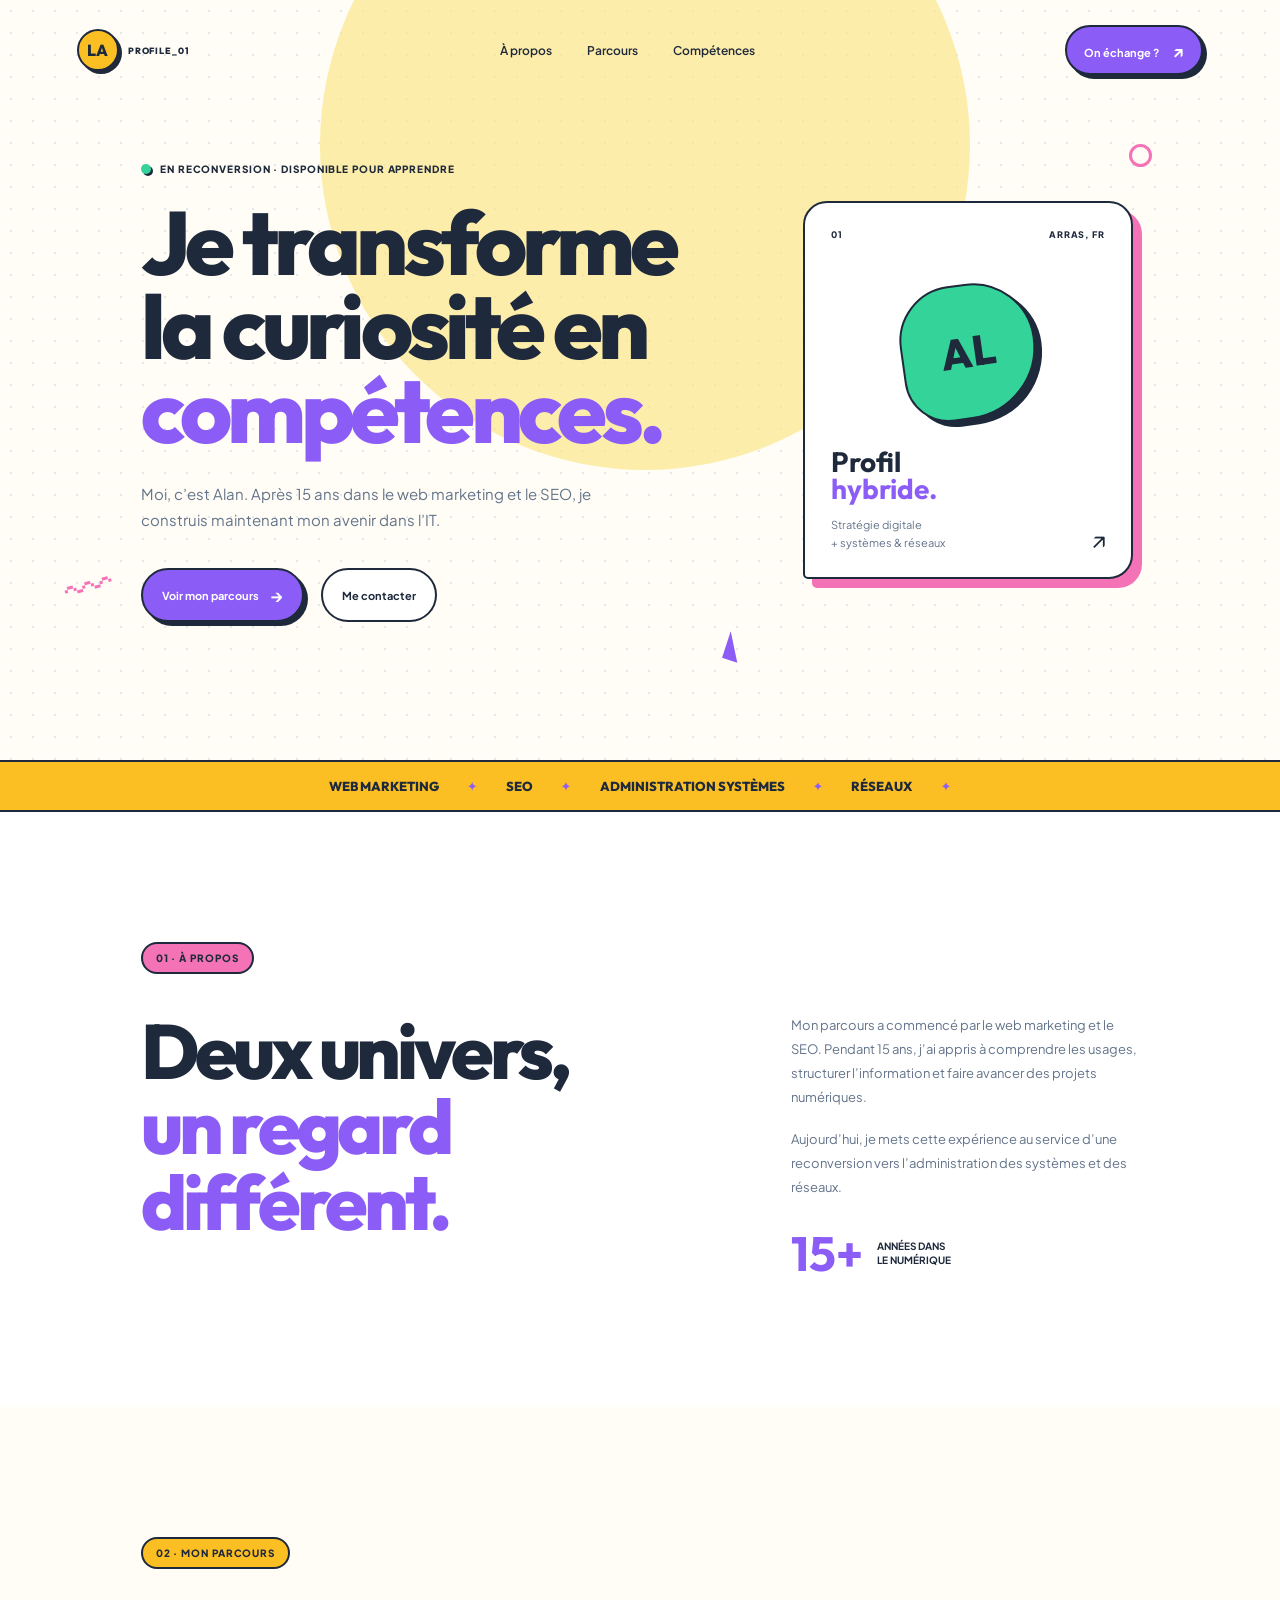
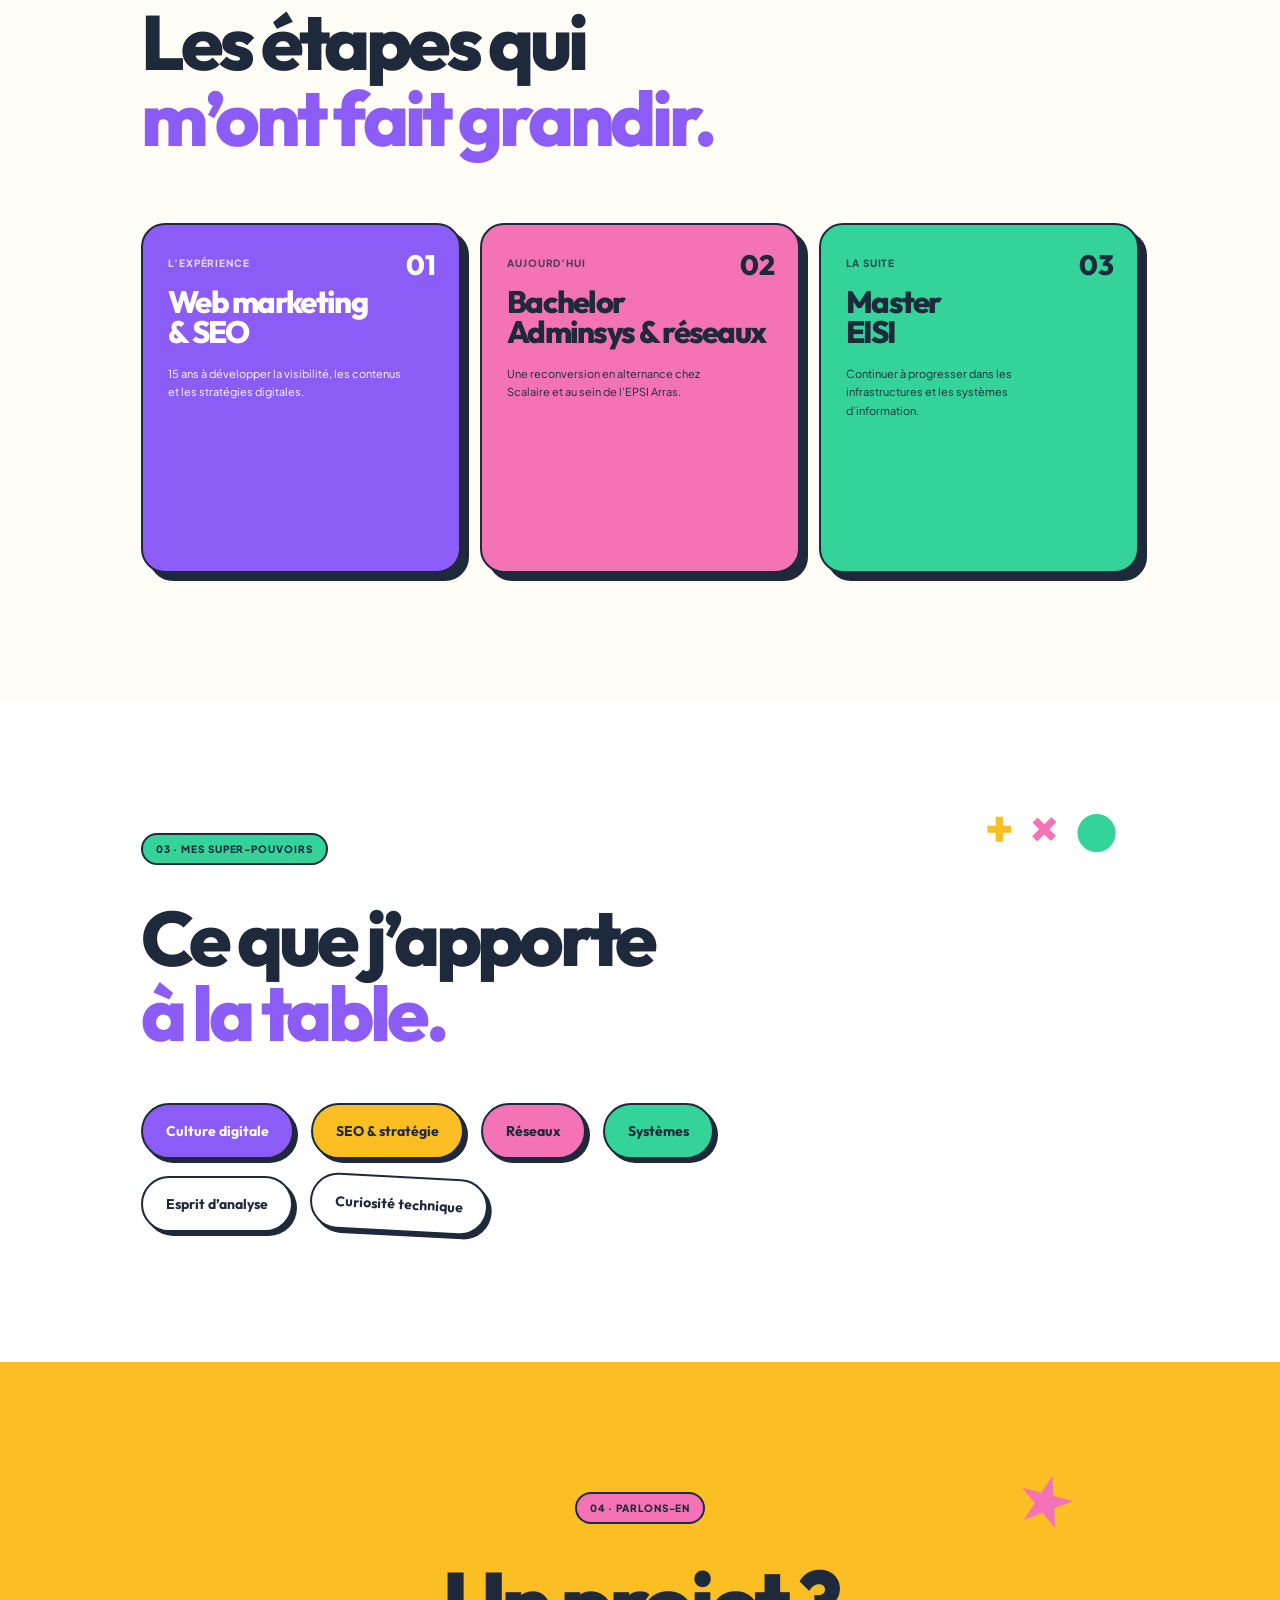
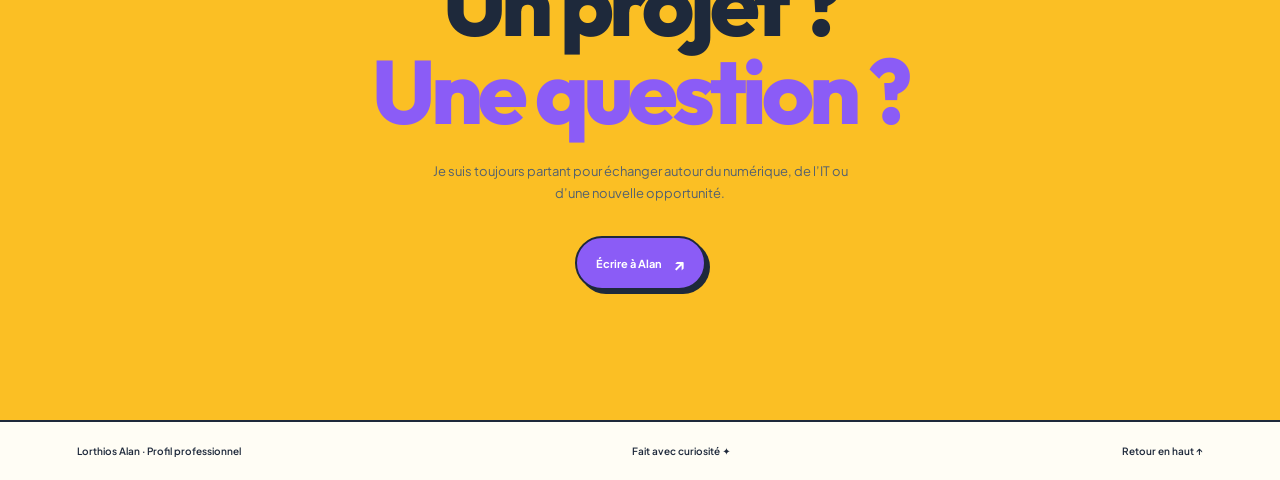
<file: index.html>
<!DOCTYPE html>
<html lang="fr">
  <head>
    <meta charset="UTF-8" />
    <meta name="viewport" content="width=device-width, initial-scale=1.0" />
    <meta name="description" content="Lorthios Alan — profil professionnel, du web marketing à l'administration des systèmes et réseaux." />
    <title>Lorthios Alan — Profil IT</title>
    <link rel="preconnect" href="https://fonts.googleapis.com" />
    <link rel="preconnect" href="https://fonts.gstatic.com" crossorigin />
    <link href="https://fonts.googleapis.com/css2?family=Outfit:wght@500;600;700;800&family=Plus+Jakarta+Sans:wght@400;500;600;700&display=swap" rel="stylesheet" />
    <link rel="stylesheet" href="playful-profile.css" />
  </head>
  <body>
    <header class="site-header">
      <a class="logo" href="#top"><span>LA</span><small>PROFILE_01</small></a>
      <nav class="main-nav" aria-label="Navigation principale">
        <a href="#about">À propos</a>
        <a href="#journey">Parcours</a>
        <a href="#skills">Compétences</a>
      </nav>
      <a class="header-button" href="#contact">On échange ? <span>↗</span></a>
      <button class="menu-toggle" type="button" aria-label="Ouvrir le menu" aria-expanded="false">☰</button>
    </header>

    <main id="top">
      <section class="hero section-frame">
        <div class="confetti confetti-circle"></div>
        <div class="confetti confetti-triangle"></div>
        <div class="confetti confetti-squiggle">〰</div>
        <div class="hero-copy pop-in">
          <div class="status"><span></span> En reconversion · Disponible pour apprendre</div>
          <h1>Je transforme<br />la curiosité en <mark>compétences.</mark></h1>
          <p>Moi, c’est Alan. Après 15 ans dans le web marketing et le SEO, je construis maintenant mon avenir dans l’IT.</p>
          <div class="hero-actions">
            <a class="button button-primary" href="#journey">Voir mon parcours <span>→</span></a>
            <a class="button button-secondary" href="#contact">Me contacter</a>
          </div>
        </div>
        <div class="hero-card sticker-card pop-in">
          <div class="card-top"><span>01</span><span>ARRAS, FR</span></div>
          <div class="avatar-shape">AL</div>
          <strong>Profil<br /><em>hybride.</em></strong>
          <p>Stratégie digitale<br />+ systèmes & réseaux</p>
          <span class="card-arrow">↗</span>
        </div>
      </section>

      <div class="marquee"><span>WEB MARKETING</span><b>✦</b><span>SEO</span><b>✦</b><span>ADMINISTRATION SYSTÈMES</span><b>✦</b><span>RÉSEAUX</span><b>✦</b></div>

      <section class="about section-frame" id="about">
        <div class="section-tag tag-pink">01 · À propos</div>
        <div class="about-grid">
          <h2>Deux univers,<br /><span>un regard différent.</span></h2>
          <div class="about-copy">
            <p>Mon parcours a commencé par le web marketing et le SEO. Pendant 15 ans, j’ai appris à comprendre les usages, structurer l’information et faire avancer des projets numériques.</p>
            <p>Aujourd’hui, je mets cette expérience au service d’une reconversion vers l’administration des systèmes et des réseaux.</p>
            <div class="mini-stat"><strong>15+</strong><span>années dans<br />le numérique</span></div>
          </div>
        </div>
      </section>

      <section class="journey section-frame" id="journey">
        <div class="section-tag tag-yellow">02 · Mon parcours</div>
        <h2>Les étapes qui<br /><span>m’ont fait grandir.</span></h2>
        <div class="journey-grid">
          <article class="journey-card card-violet pop-in">
            <span class="number">01</span>
            <span class="card-label">L’expérience</span>
            <h3>Web marketing<br /><em>& SEO</em></h3>
            <p>15 ans à développer la visibilité, les contenus et les stratégies digitales.</p>
          </article>
          <article class="journey-card card-pink pop-in">
            <span class="number">02</span>
            <span class="card-label">Aujourd’hui</span>
            <h3>Bachelor<br /><em>Adminsys & réseaux</em></h3>
            <p>Une reconversion en alternance chez Scalaire et au sein de l’EPSI Arras.</p>
          </article>
          <article class="journey-card card-mint pop-in">
            <span class="number">03</span>
            <span class="card-label">La suite</span>
            <h3>Master<br /><em>EISI</em></h3>
            <p>Continuer à progresser dans les infrastructures et les systèmes d’information.</p>
          </article>
        </div>
      </section>

      <section class="skills section-frame" id="skills">
        <div class="skills-decoration"><span>+</span><span>×</span><span>●</span></div>
        <div class="section-tag tag-mint">03 · Mes super-pouvoirs</div>
        <h2>Ce que j’apporte<br /><span>à la table.</span></h2>
        <div class="skill-cloud">
          <span class="skill violet">Culture digitale</span>
          <span class="skill yellow">SEO & stratégie</span>
          <span class="skill pink">Réseaux</span>
          <span class="skill mint">Systèmes</span>
          <span class="skill outline">Esprit d’analyse</span>
          <span class="skill outline rotate">Curiosité technique</span>
        </div>
      </section>

      <section class="contact section-frame" id="contact">
        <div class="contact-star">★</div>
        <div class="section-tag tag-pink">04 · Parlons-en</div>
        <h2>Un projet ?<br /><span>Une question ?</span></h2>
        <p>Je suis toujours partant pour échanger autour du numérique, de l’IT ou d’une nouvelle opportunité.</p>
        <a class="button button-primary" href="mailto:alorthios@gmail.com">Écrire à Alan <span>↗</span></a>
      </section>
    </main>

    <footer class="site-footer">
      <span>Lorthios Alan · Profil professionnel</span>
      <span>Fait avec curiosité ✦</span>
      <a href="#top">Retour en haut ↑</a>
    </footer>
    <script src="playful-profile.js"></script>
  </body>
</html>
</file>
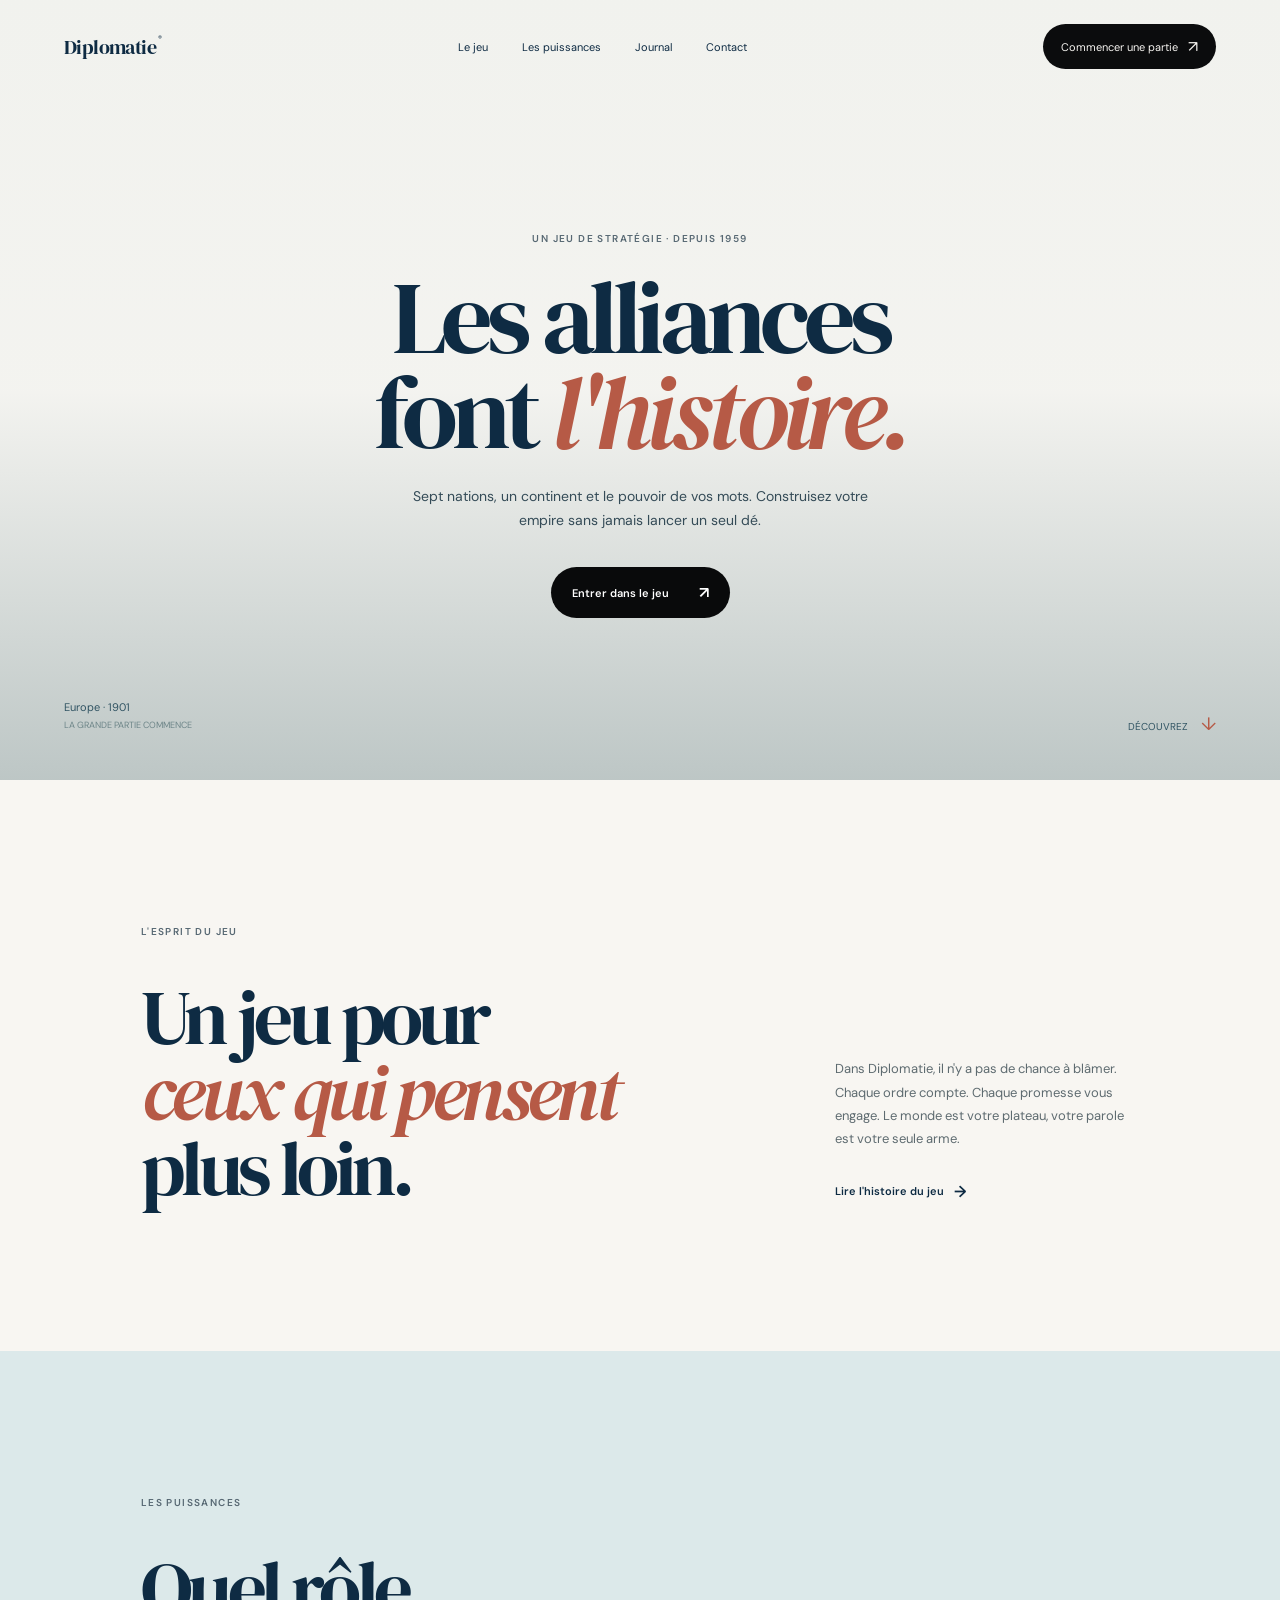
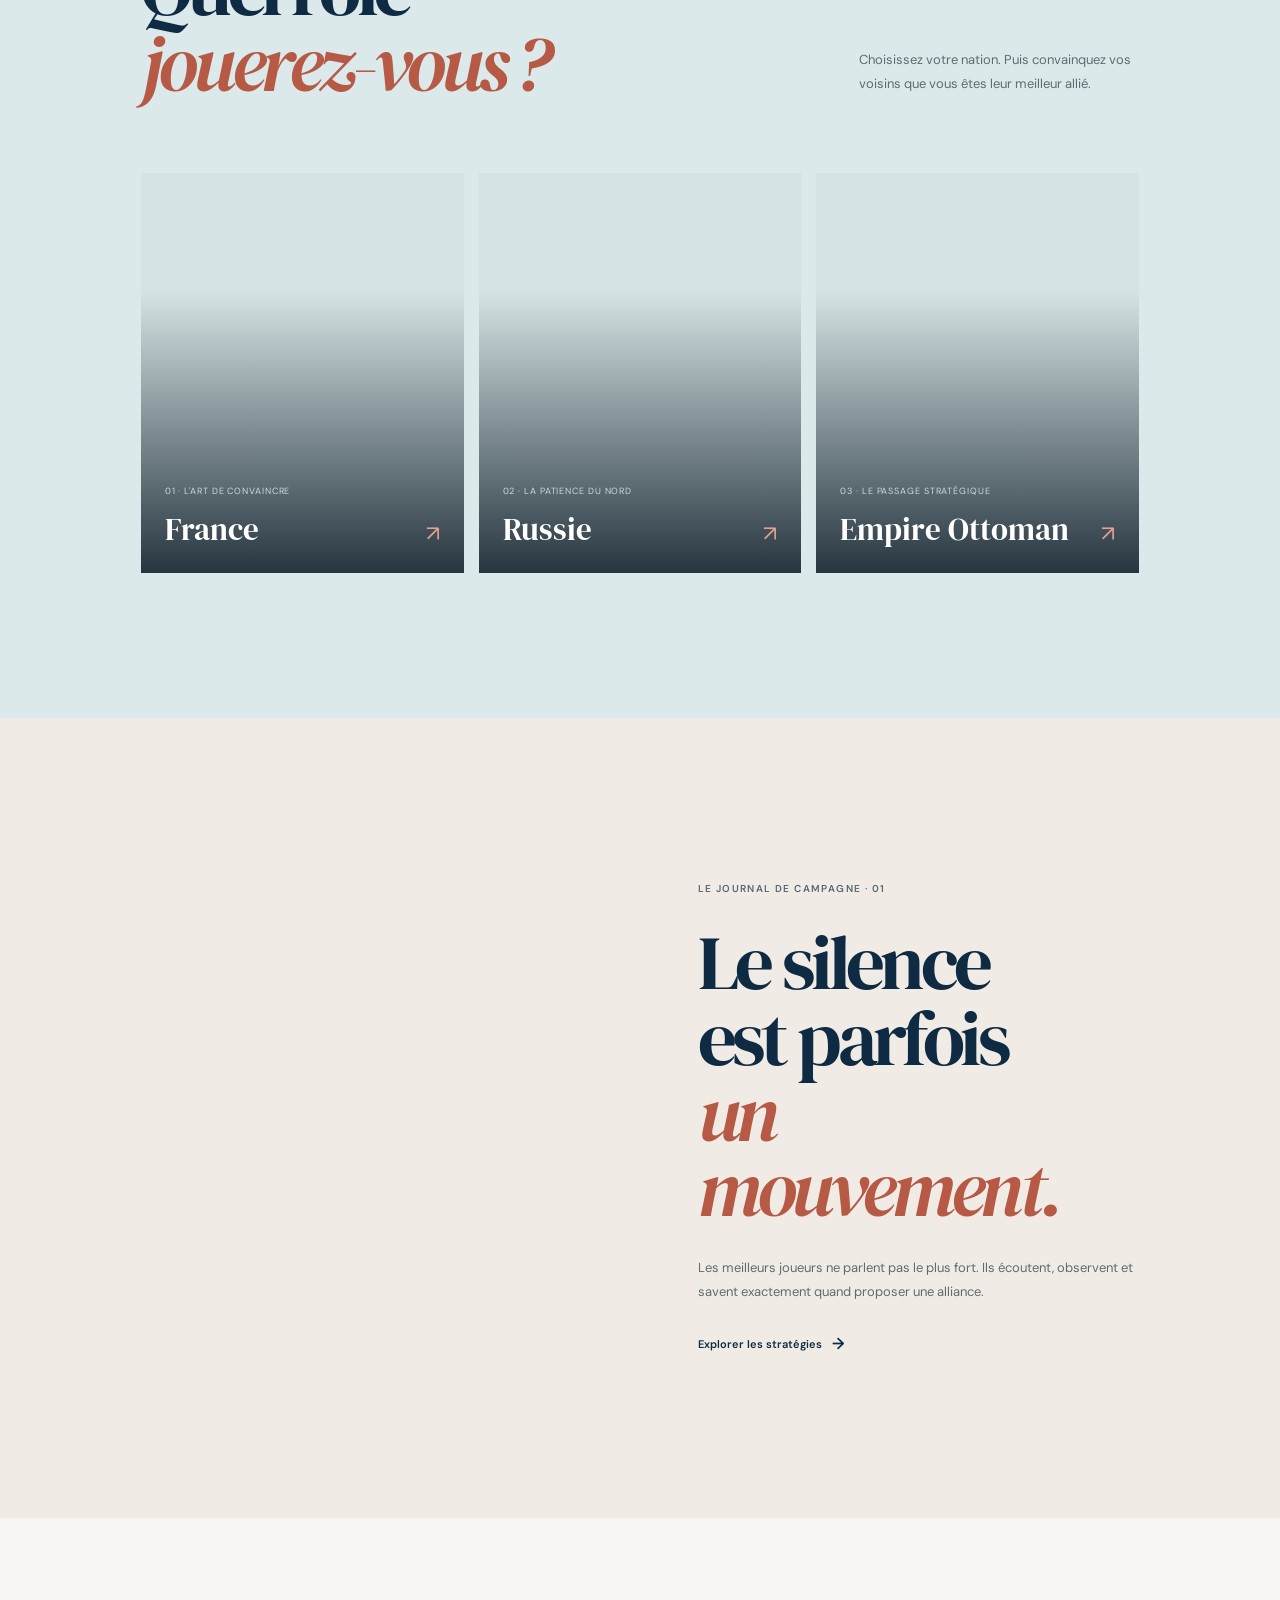
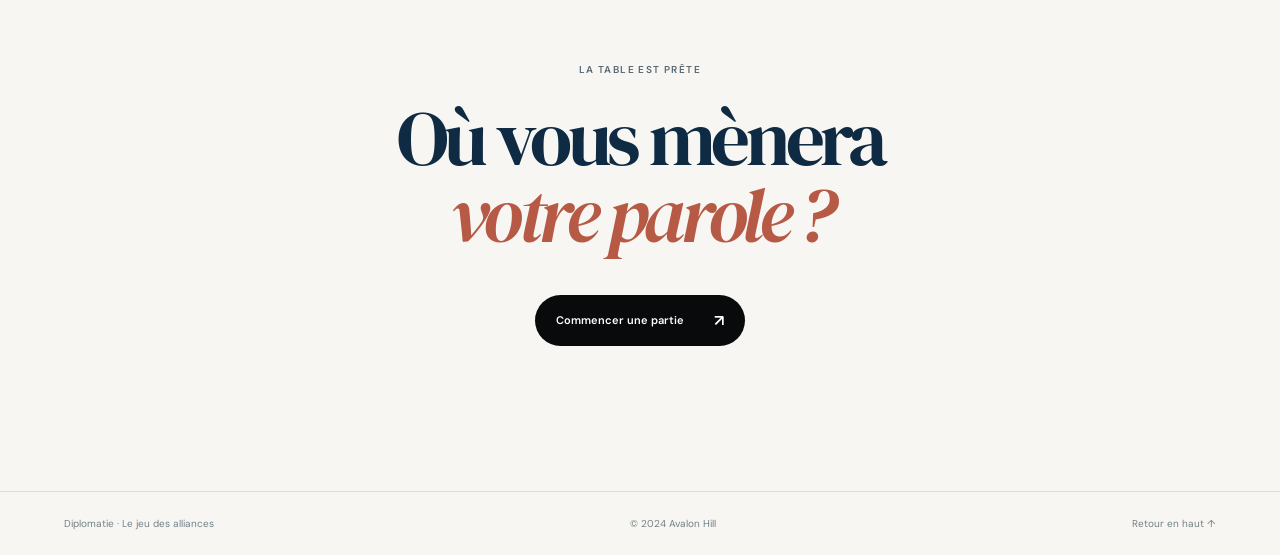
<file: diplomatie.html>
<!DOCTYPE html>
<html lang="fr">
  <head>
    <meta charset="UTF-8" />
    <meta name="viewport" content="width=device-width, initial-scale=1.0" />
    <meta name="description" content="Diplomatie — le jeu où les alliances écrivent l'histoire." />
    <title>Diplomatie — Les alliances changent tout</title>
    <link rel="preconnect" href="https://fonts.googleapis.com" />
    <link rel="preconnect" href="https://fonts.gstatic.com" crossorigin />
    <link href="https://fonts.googleapis.com/css2?family=DM+Sans:wght@400;500;600;700&family=DM+Serif+Display:ital@0;1&display=swap" rel="stylesheet" />
    <link rel="stylesheet" href="styles.css" />
  </head>
  <body>
    <header class="site-header">
      <a class="brand" href="#top" aria-label="Diplomatie, accueil">Diplomatie<sup>®</sup></a>
      <nav class="main-nav" aria-label="Navigation principale">
        <a href="#principle">Le jeu</a>
        <a href="#powers">Les puissances</a>
        <a href="#journal">Journal</a>
        <a href="#contact">Contact</a>
      </nav>
      <a class="header-cta" href="#powers">Commencer une partie <span>↗</span></a>
      <button class="menu-toggle" type="button" aria-label="Ouvrir le menu" aria-expanded="false">☰</button>
    </header>

    <main id="top">
      <section class="hero">
        <div class="hero-tint"></div>
        <div class="hero-content reveal">
          <p class="eyebrow">Un jeu de stratégie · Depuis 1959</p>
          <h1>Les alliances<br />font <em>l'histoire.</em></h1>
          <p class="hero-copy">Sept nations, un continent et le pouvoir de vos mots. Construisez votre empire sans jamais lancer un seul dé.</p>
          <a class="button button-dark" href="#principle">Entrer dans le jeu <span>↗</span></a>
        </div>
        <div class="hero-note">Europe · 1901<br /><span>La grande partie commence</span></div>
        <div class="scroll-cue">Découvrez <span>↓</span></div>
      </section>

      <section class="intro section-shell" id="principle">
        <div class="section-kicker">L'esprit du jeu</div>
        <div class="intro-content reveal">
          <h2>Un jeu pour<br /><em>ceux qui pensent</em><br />plus loin.</h2>
          <div class="intro-aside">
            <p>Dans Diplomatie, il n'y a pas de chance à blâmer. Chaque ordre compte. Chaque promesse vous engage. Le monde est votre plateau, votre parole est votre seule arme.</p>
            <a class="text-link" href="#journal">Lire l'histoire du jeu <span>→</span></a>
          </div>
        </div>
      </section>

      <section class="powers section-shell" id="powers">
        <div class="section-kicker">Les puissances</div>
        <div class="powers-heading reveal">
          <h2>Quel rôle<br /><em>jouerez-vous ?</em></h2>
          <p>Choisissez votre nation. Puis convainquez vos voisins que vous êtes leur meilleur allié.</p>
        </div>
        <div class="power-grid">
          <article class="power-card card-france reveal">
            <div class="card-shade"></div>
            <div class="card-copy"><span>01 · L'art de convaincre</span><h3>France</h3><a href="#contact" aria-label="Choisir la France">↗</a></div>
          </article>
          <article class="power-card card-russia reveal">
            <div class="card-shade"></div>
            <div class="card-copy"><span>02 · La patience du nord</span><h3>Russie</h3><a href="#contact" aria-label="Choisir la Russie">↗</a></div>
          </article>
          <article class="power-card card-ottoman reveal">
            <div class="card-shade"></div>
            <div class="card-copy"><span>03 · Le passage stratégique</span><h3>Empire Ottoman</h3><a href="#contact" aria-label="Choisir l'Empire Ottoman">↗</a></div>
          </article>
        </div>
      </section>

      <section class="journal section-shell" id="journal">
        <div class="journal-image" role="img" aria-label="Carte ancienne de l'Europe"></div>
        <div class="journal-copy reveal">
          <div class="section-kicker">Le journal de campagne · 01</div>
          <h2>Le silence<br />est parfois<br /><em>un mouvement.</em></h2>
          <p>Les meilleurs joueurs ne parlent pas le plus fort. Ils écoutent, observent et savent exactement quand proposer une alliance.</p>
          <a class="text-link" href="#powers">Explorer les stratégies <span>→</span></a>
        </div>
      </section>

      <section class="closing section-shell" id="contact">
        <p class="eyebrow">La table est prête</p>
        <h2 class="reveal">Où vous mènera<br /><em>votre parole ?</em></h2>
        <a class="button button-dark" href="#top">Commencer une partie <span>↗</span></a>
      </section>
    </main>

    <footer class="site-footer">
      <span>Diplomatie · Le jeu des alliances</span>
      <span>© 2024 Avalon Hill</span>
      <a href="#top">Retour en haut ↑</a>
    </footer>
    <script src="script.js"></script>
  </body>
</html>
</file>
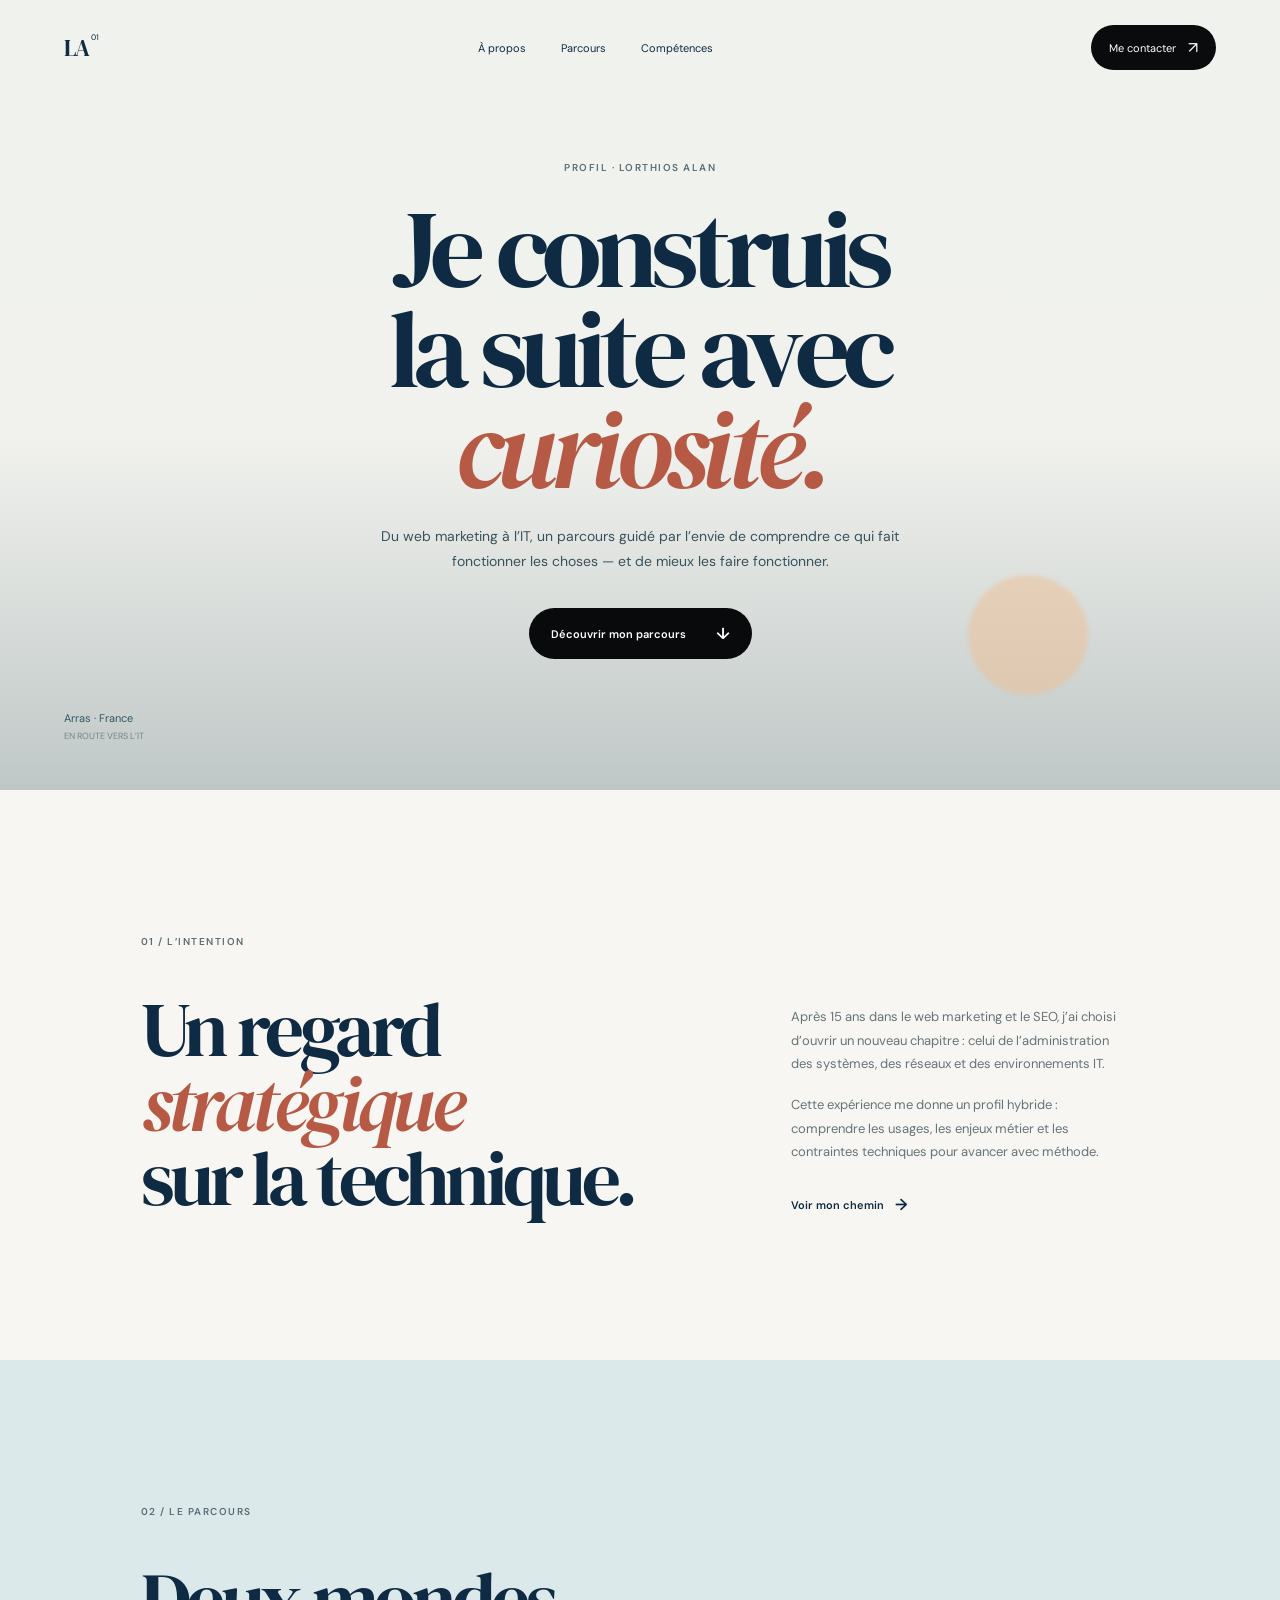
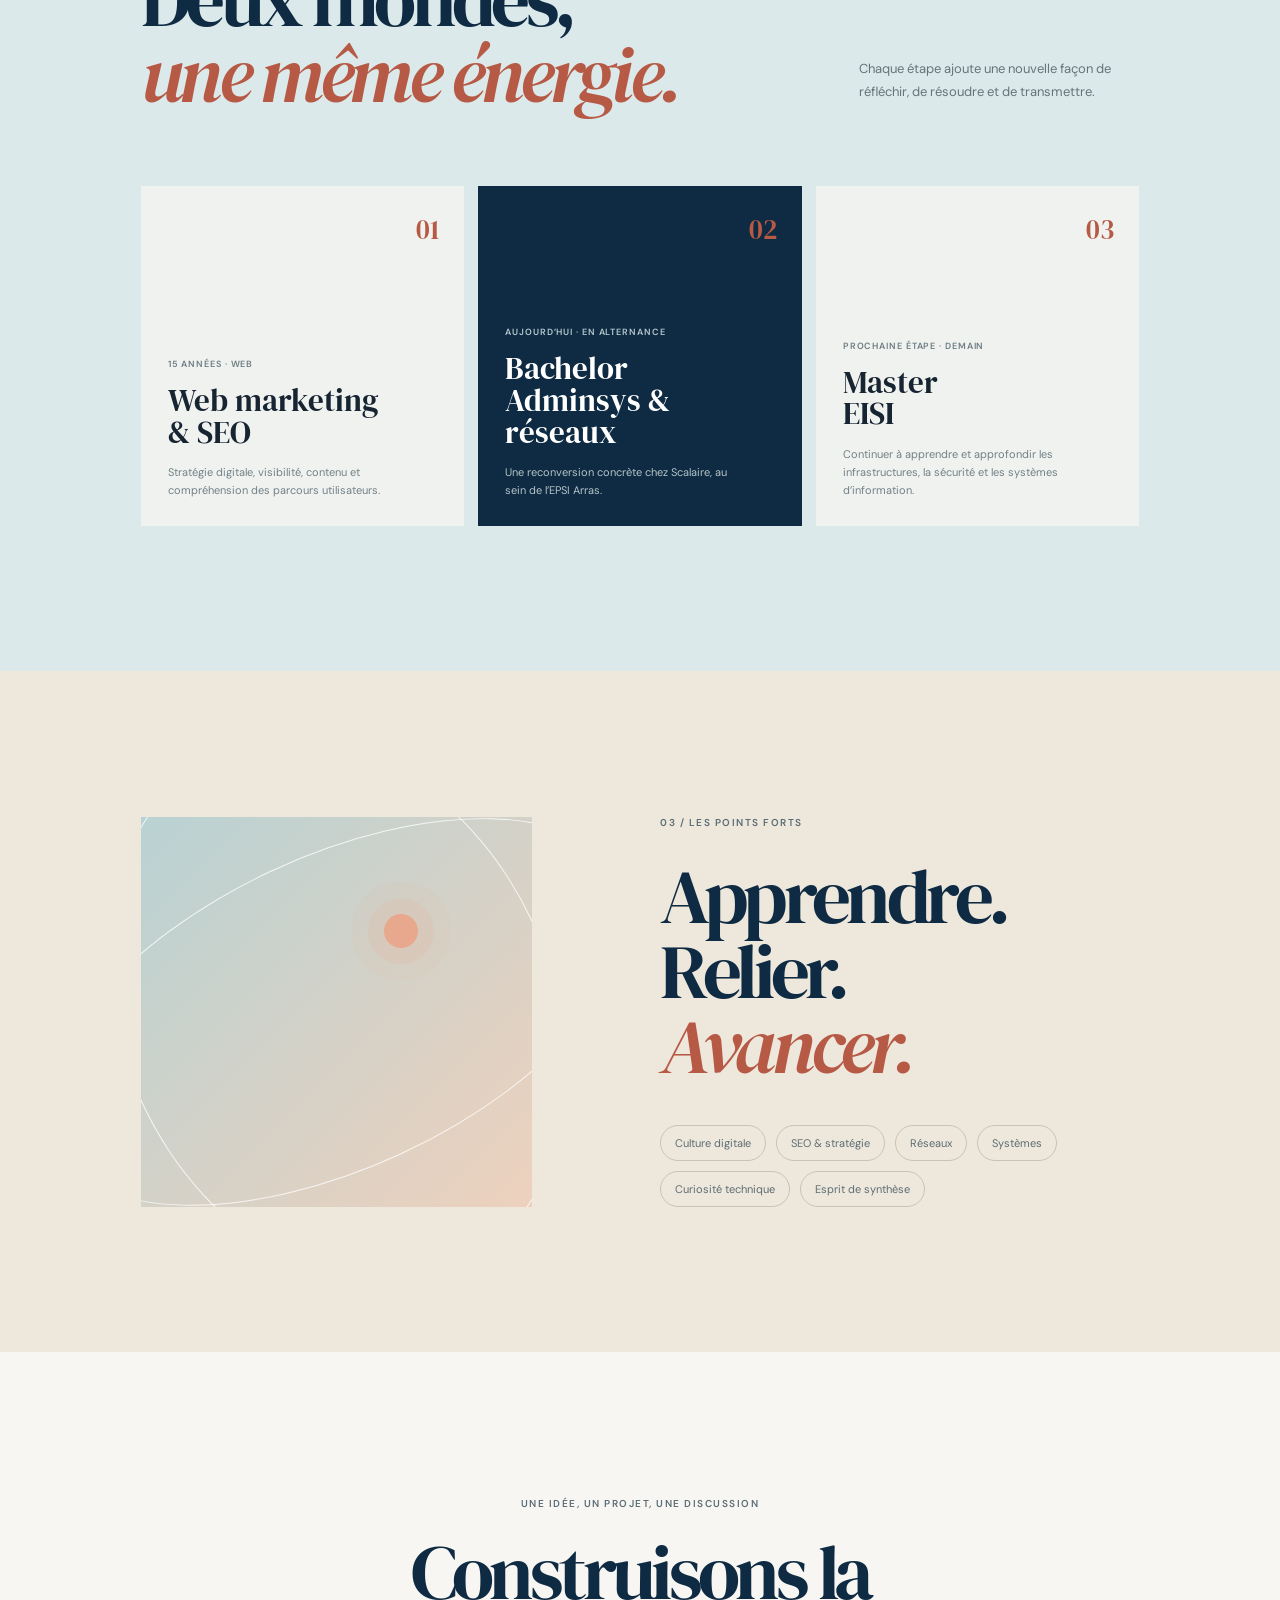
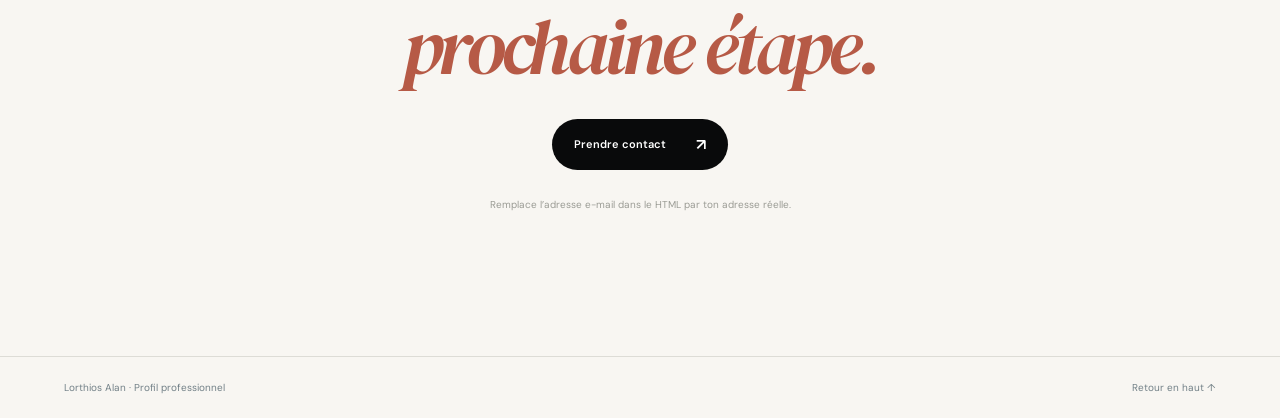
<file: profile.html>
<!DOCTYPE html>
<html lang="fr">
  <head>
    <meta charset="UTF-8" />
    <meta name="viewport" content="width=device-width, initial-scale=1.0" />
    <meta name="description" content="Profil de Lorthios Alan — du web marketing à l'administration des systèmes et réseaux." />
    <title>Lorthios Alan — Profil</title>
    <link rel="preconnect" href="https://fonts.googleapis.com" />
    <link rel="preconnect" href="https://fonts.gstatic.com" crossorigin />
    <link href="https://fonts.googleapis.com/css2?family=DM+Sans:wght@400;500;600;700&family=DM+Serif+Display:ital@0;1&display=swap" rel="stylesheet" />
    <link rel="stylesheet" href="profile.css" />
  </head>
  <body>
    <header class="profile-header">
      <a class="profile-brand" href="#top">LA<sup>01</sup></a>
      <nav class="profile-nav" aria-label="Navigation du profil">
        <a href="#about">À propos</a>
        <a href="#path">Parcours</a>
        <a href="#skills">Compétences</a>
      </nav>
      <a class="contact-pill" href="#contact">Me contacter <span>↗</span></a>
      <button class="menu-toggle" type="button" aria-label="Ouvrir le menu" aria-expanded="false">☰</button>
    </header>

    <main id="top">
      <section class="profile-hero">
        <div class="hero-wash"></div>
        <div class="hero-content reveal">
          <p class="eyebrow">Profil · Lorthios Alan</p>
          <h1>Je construis<br />la suite avec <em>curiosité.</em></h1>
          <p class="hero-intro">Du web marketing à l’IT, un parcours guidé par l’envie de comprendre ce qui fait fonctionner les choses — et de mieux les faire fonctionner.</p>
          <a class="button button-dark" href="#about">Découvrir mon parcours <span>↓</span></a>
        </div>
        <div class="hero-coordinate">Arras · France<br /><span>En route vers l’IT</span></div>
        <div class="hero-sun" aria-hidden="true"></div>
      </section>

      <section class="about section-shell" id="about">
        <div class="section-label">01 / L’intention</div>
        <div class="about-content reveal">
          <h2>Un regard<br /><em>stratégique</em><br />sur la technique.</h2>
          <div class="about-copy">
            <p>Après 15 ans dans le web marketing et le SEO, j’ai choisi d’ouvrir un nouveau chapitre : celui de l’administration des systèmes, des réseaux et des environnements IT.</p>
            <p>Cette expérience me donne un profil hybride : comprendre les usages, les enjeux métier et les contraintes techniques pour avancer avec méthode.</p>
            <a class="text-link" href="#path">Voir mon chemin <span>→</span></a>
          </div>
        </div>
      </section>

      <section class="path section-shell" id="path">
        <div class="section-label">02 / Le parcours</div>
        <div class="path-heading reveal">
          <h2>Deux mondes,<br /><em>une même énergie.</em></h2>
          <p>Chaque étape ajoute une nouvelle façon de réfléchir, de résoudre et de transmettre.</p>
        </div>
        <div class="timeline">
          <article class="timeline-item reveal">
            <span class="timeline-year">01</span>
            <div>
              <span class="timeline-meta">15 années · Web</span>
              <h3>Web marketing<br />& SEO</h3>
              <p>Stratégie digitale, visibilité, contenu et compréhension des parcours utilisateurs.</p>
            </div>
          </article>
          <article class="timeline-item timeline-featured reveal">
            <span class="timeline-year">02</span>
            <div>
              <span class="timeline-meta">Aujourd’hui · En alternance</span>
              <h3>Bachelor<br />Adminsys & réseaux</h3>
              <p>Une reconversion concrète chez Scalaire, au sein de l’EPSI Arras.</p>
            </div>
          </article>
          <article class="timeline-item reveal">
            <span class="timeline-year">03</span>
            <div>
              <span class="timeline-meta">Prochaine étape · Demain</span>
              <h3>Master<br />EISI</h3>
              <p>Continuer à apprendre et approfondir les infrastructures, la sécurité et les systèmes d’information.</p>
            </div>
          </article>
        </div>
      </section>

      <section class="skills section-shell" id="skills">
        <div class="skills-art" aria-hidden="true">
          <span class="orbit orbit-one"></span>
          <span class="orbit orbit-two"></span>
          <span class="art-dot"></span>
        </div>
        <div class="skills-copy reveal">
          <div class="section-label">03 / Les points forts</div>
          <h2>Apprendre.<br />Relier.<br /><em>Avancer.</em></h2>
          <div class="skill-list">
            <span>Culture digitale</span>
            <span>SEO & stratégie</span>
            <span>Réseaux</span>
            <span>Systèmes</span>
            <span>Curiosité technique</span>
            <span>Esprit de synthèse</span>
          </div>
        </div>
      </section>

      <section class="contact section-shell" id="contact">
        <p class="eyebrow">Une idée, un projet, une discussion</p>
        <h2 class="reveal">Construisons la<br /><em>prochaine étape.</em></h2>
        <a class="button button-dark" href="mailto:alan.lorthios@example.com">Prendre contact <span>↗</span></a>
        <p class="contact-note">Remplace l’adresse e-mail dans le HTML par ton adresse réelle.</p>
      </section>
    </main>

    <footer class="profile-footer">
      <span>Lorthios Alan · Profil professionnel</span>
      <a href="#top">Retour en haut ↑</a>
    </footer>
    <script src="profile.js"></script>
  </body>
</html>
</file>
<file: playful-profile.css>
:root {
  --cream: #fffdf5;
  --ink: #1e293b;
  --muted: #64748b;
  --violet: #8b5cf6;
  --pink: #f472b6;
  --yellow: #fbbf24;
  --mint: #34d399;
  --border: #1e293b;
  --body: "Plus Jakarta Sans", system-ui, sans-serif;
  --heading: "Outfit", system-ui, sans-serif;
}

* { box-sizing: border-box; }
html { scroll-behavior: smooth; }
body { margin: 0; color: var(--ink); background: var(--cream); font-family: var(--body); }
a { color: inherit; text-decoration: none; }
h1, h2, h3, p { margin: 0; }
h1, h2, h3 { font-family: var(--heading); font-weight: 800; letter-spacing: -.055em; }
h1 { font-size: clamp(50px, 7vw, 96px); line-height: .94; }
h2 { font-size: clamp(42px, 6vw, 78px); line-height: .98; }
h2 span, h1 mark { color: var(--violet); background: none; }
em { font-style: normal; }
.site-header { position: absolute; z-index: 5; top: 0; left: 0; display: flex; align-items: center; justify-content: space-between; width: 100%; padding: 25px 6vw; }
.logo { display: flex; align-items: center; gap: 9px; font-family: var(--heading); font-weight: 800; }
.logo span { display: grid; place-items: center; width: 42px; height: 42px; border: 2px solid var(--border); border-radius: 50%; background: var(--yellow); box-shadow: 3px 3px 0 var(--border); }
.logo small { font-size: 9px; letter-spacing: .1em; }
.main-nav { display: flex; gap: 35px; font-size: 12px; font-weight: 600; }
.main-nav a { transition: color .2s ease; }
.main-nav a:hover { color: var(--violet); }
.header-button, .button { border: 2px solid var(--border); border-radius: 999px; font-weight: 700; transition: transform .3s cubic-bezier(.34,1.56,.64,1), box-shadow .3s ease, background .2s ease; }
.header-button { padding: 12px 17px; background: var(--violet); color: #fff; box-shadow: 4px 4px 0 var(--border); font-size: 11px; }
.header-button:hover, .button:hover { transform: translate(-2px, -2px); box-shadow: 6px 6px 0 var(--border); }
.header-button span, .button span { margin-left: 11px; font-size: 17px; }
.menu-toggle { display: none; border: 0; background: none; font-size: 20px; }
.section-frame { position: relative; padding: 130px 11vw; overflow: hidden; }
.hero { display: grid; grid-template-columns: 1.25fr .75fr; align-items: center; gap: 8vw; min-height: 760px; padding-top: 150px; background-image: radial-gradient(#e2e8f0 1.5px, transparent 1.5px); background-size: 22px 22px; }
.hero::before { position: absolute; top: -180px; left: 25%; width: 650px; height: 650px; border-radius: 50%; background: #fde68a; content: ""; opacity: .68; }
.hero-copy, .hero-card { position: relative; z-index: 1; }
.status, .section-tag, .card-label { display: inline-flex; align-items: center; font-size: 10px; font-weight: 800; letter-spacing: .09em; text-transform: uppercase; }
.status { margin-bottom: 25px; }
.status span { width: 10px; height: 10px; margin-right: 9px; border-radius: 50%; background: var(--mint); box-shadow: 2px 2px 0 var(--border); }
.hero-copy > p { max-width: 510px; margin-top: 28px; color: var(--muted); font-size: 15px; line-height: 1.75; }
.hero-actions { display: flex; gap: 17px; margin-top: 35px; }
.button { display: inline-flex; align-items: center; padding: 14px 19px; font-size: 11px; }
.button-primary { color: #fff; background: var(--violet); box-shadow: 4px 4px 0 var(--border); }
.button-secondary { background: #fff; }
.hero-card { width: min(100%, 330px); padding: 26px; transform: rotate(4deg); border: 2px solid var(--border); border-radius: 24px 24px 24px 5px; background: #fff; box-shadow: 9px 9px 0 var(--pink); }
.card-top { display: flex; justify-content: space-between; font-size: 9px; font-weight: 800; letter-spacing: .1em; }
.avatar-shape { display: grid; place-items: center; width: 135px; height: 135px; margin: 44px auto 30px; border: 2px solid var(--border); border-radius: 47% 53% 62% 38%; background: var(--mint); box-shadow: 6px 6px 0 var(--border); font-family: var(--heading); font-size: 42px; font-weight: 800; transform: rotate(-8deg); }
.hero-card strong { display: block; font-family: var(--heading); font-size: 28px; line-height: .95; }
.hero-card strong em { color: var(--violet); }
.hero-card p { margin-top: 14px; color: var(--muted); font-size: 11px; line-height: 1.6; }
.card-arrow { position: absolute; right: 24px; bottom: 24px; font-size: 24px; }
.confetti { position: absolute; z-index: 1; }
.confetti-circle { right: 10%; top: 19%; width: 23px; height: 23px; border: 3px solid var(--pink); border-radius: 50%; }
.confetti-triangle { right: 42%; bottom: 13%; width: 0; height: 0; border-right: 16px solid transparent; border-bottom: 28px solid var(--violet); transform: rotate(18deg); }
.confetti-squiggle { left: 5%; bottom: 19%; color: var(--pink); font-size: 48px; transform: rotate(-15deg); }
.marquee { display: flex; justify-content: center; gap: 28px; padding: 16px 5vw; overflow: hidden; color: var(--ink); border-top: 2px solid var(--border); border-bottom: 2px solid var(--border); background: var(--yellow); font-family: var(--heading); font-size: 13px; font-weight: 800; }
.marquee b { color: var(--violet); }
.about { background: #fff; }
.section-tag { padding: 8px 13px; border: 2px solid var(--border); border-radius: 999px; }
.tag-pink { background: var(--pink); }
.tag-yellow { background: var(--yellow); }
.tag-mint { background: var(--mint); }
.about-grid { display: grid; grid-template-columns: 1.2fr .8fr; gap: 10vw; margin-top: 39px; }
.about-copy { align-self: end; max-width: 365px; }
.about-copy p { margin-bottom: 18px; color: var(--muted); font-size: 13px; line-height: 1.85; }
.mini-stat { display: flex; align-items: center; gap: 14px; margin-top: 30px; }
.mini-stat strong { color: var(--violet); font-family: var(--heading); font-size: 48px; line-height: 1; }
.mini-stat span { font-size: 10px; font-weight: 700; line-height: 1.4; text-transform: uppercase; }
.journey { background: var(--cream); }
.journey h2, .skills h2, .contact h2 { margin-top: 35px; }
.journey-grid { display: grid; grid-template-columns: repeat(3, 1fr); gap: 19px; margin-top: 68px; }
.journey-card { position: relative; min-height: 350px; padding: 25px; border: 2px solid var(--border); border-radius: 24px; box-shadow: 8px 8px 0 var(--border); transition: transform .35s cubic-bezier(.34,1.56,.64,1); }
.journey-card:hover { transform: rotate(-1deg) scale(1.03); }
.card-violet { background: var(--violet); color: #fff; }
.card-pink { background: var(--pink); }
.card-mint { background: var(--mint); }
.number { position: absolute; top: 22px; right: 23px; font-family: var(--heading); font-size: 28px; font-weight: 800; }
.journey-card > div { position: absolute; right: 25px; bottom: 25px; left: 25px; }
.card-label { opacity: .75; }
.journey-card h3 { margin: 16px 0 17px; font-size: 31px; line-height: .98; }
.journey-card h3 em { color: #fff; }
.card-pink h3 em, .card-mint h3 em { color: var(--ink); }
.journey-card p { max-width: 235px; font-size: 11px; line-height: 1.7; }
.skills { background: #fff; }
.skills-decoration { position: absolute; top: 93px; right: 12%; color: var(--yellow); font-family: var(--heading); font-size: 50px; font-weight: 800; }
.skills-decoration span { display: inline-block; margin: 0 8px; }
.skills-decoration span:nth-child(2) { color: var(--pink); }
.skills-decoration span:nth-child(3) { color: var(--mint); }
.skill-cloud { display: flex; flex-wrap: wrap; gap: 17px; max-width: 700px; margin-top: 53px; }
.skill { padding: 17px 23px; border: 2px solid var(--border); border-radius: 999px; box-shadow: 4px 4px 0 var(--border); font-family: var(--heading); font-size: 14px; font-weight: 700; transition: transform .25s ease; }
.skill:hover { transform: rotate(-3deg) translateY(-4px); }
.skill.violet { background: var(--violet); color: #fff; }
.skill.yellow { background: var(--yellow); }
.skill.pink { background: var(--pink); }
.skill.mint { background: var(--mint); }
.skill.outline { background: #fff; }
.skill.rotate { transform: rotate(3deg); }
.contact { text-align: center; background: var(--yellow); }
.contact h2 { font-size: clamp(50px, 7vw, 92px); }
.contact p { max-width: 450px; margin: 25px auto 0; color: #53616f; font-size: 13px; line-height: 1.7; }
.contact .button { margin-top: 32px; }
.contact-star { position: absolute; top: 95px; right: 16%; color: var(--pink); font-size: 65px; transform: rotate(15deg); }
.site-footer { display: flex; justify-content: space-between; padding: 23px 6vw; border-top: 2px solid var(--border); background: var(--cream); font-size: 10px; font-weight: 600; }
.pop-in { animation: pop-in .85s cubic-bezier(.34,1.56,.64,1) both; }
@keyframes pop-in { from { opacity: 0; transform: scale(.82) translateY(20px); } to { opacity: 1; transform: scale(1) translateY(0); } }
@media (prefers-reduced-motion: reduce) { *, *::before, *::after { scroll-behavior: auto !important; animation-duration: .01ms !important; transition-duration: .01ms !important; } }

@media (max-width: 720px) {
  .site-header { padding: 20px 7vw; }
  .main-nav { position: absolute; top: 72px; right: 7vw; display: none; flex-direction: column; gap: 18px; padding: 20px 24px; border: 2px solid var(--border); border-radius: 16px; background: var(--cream); box-shadow: 4px 4px 0 var(--border); }
  .main-nav.is-open { display: flex; }
  .header-button { display: none; }
  .menu-toggle { display: block; }
  .section-frame { padding: 88px 8vw; }
  .hero { display: block; min-height: auto; padding-top: 145px; padding-bottom: 100px; }
  .hero-card { margin: 68px auto 0; }
  .confetti-squiggle, .confetti-triangle { display: none; }
  .hero-actions { align-items: flex-start; flex-direction: column; }
  .marquee { justify-content: flex-start; width: max-content; gap: 22px; font-size: 11px; }
  .about-grid { display: block; margin-top: 32px; }
  .about-copy { margin-top: 42px; }
  .journey-grid { grid-template-columns: 1fr; margin-top: 48px; }
  .journey-card { min-height: 300px; }
  .skills-decoration { top: 62px; right: 7%; font-size: 32px; }
  .skill-cloud { gap: 12px; margin-top: 40px; }
  .skill { padding: 13px 16px; font-size: 12px; }
  .contact-star { top: 58px; right: 8%; font-size: 42px; }
  .site-footer { align-items: flex-start; flex-direction: column; gap: 13px; }
}
</file>
<file: styles.css>
:root {
  --navy: #0e2b43;
  --sky: #dce9ea;
  --cream: #f8f6f2;
  --warm: #f0ece5;
  --ink: #172432;
  --muted: #5e6b70;
  --serif: "DM Serif Display", Georgia, serif;
  --sans: "DM Sans", Arial, sans-serif;
}

* { box-sizing: border-box; }
html { scroll-behavior: smooth; }
body { margin: 0; color: var(--ink); background: var(--cream); font-family: var(--sans); }
a { color: inherit; text-decoration: none; }
h1, h2, h3, p { margin: 0; }
.site-header { position: absolute; z-index: 3; top: 0; left: 0; display: flex; align-items: center; justify-content: space-between; width: 100%; padding: 24px 5vw; color: var(--navy); font-size: 12px; }
.brand { font-family: var(--serif); font-size: 20px; letter-spacing: -.03em; }
.brand sup { margin-left: 2px; font-family: var(--sans); font-size: 8px; vertical-align: top; }
.main-nav { display: flex; gap: 34px; font-size: 11px; }
.main-nav a, .header-cta, .text-link { transition: opacity .25s ease, color .25s ease, transform .25s ease; }
.main-nav a:hover, .text-link:hover { color: #ba593f; }
.header-cta { display: flex; align-items: center; gap: 10px; padding: 12px 18px; color: var(--cream); border-radius: 999px; background: #0b0c0d; font-size: 11px; }
.header-cta:hover, .button:hover { transform: translateY(-3px); }
.header-cta span, .button span, .text-link span { font-size: 16px; }
.menu-toggle { display: none; color: var(--navy); border: 0; background: none; font-size: 20px; }
.hero { position: relative; display: flex; align-items: center; justify-content: center; min-height: 780px; padding: 130px 8vw 90px; overflow: hidden; text-align: center; background: url("https://images.unsplash.com/photo-1464822759023-fed622ff2c3b?auto=format&fit=crop&w=2200&q=85") center/cover; }
.hero-tint { position: absolute; inset: 0; background: linear-gradient(180deg, rgba(236, 239, 235, .57), rgba(202, 219, 219, .1) 50%, rgba(36, 75, 82, .28)); }
.hero-content { position: relative; z-index: 1; max-width: 720px; margin-top: 30px; }
.eyebrow, .section-kicker { color: #576873; font-size: 10px; font-weight: 600; letter-spacing: .14em; text-transform: uppercase; }
.hero h1 { margin: 25px 0; color: var(--navy); font-family: var(--serif); font-size: clamp(58px, 8vw, 116px); font-weight: 400; line-height: .93; letter-spacing: -.055em; }
em { color: #b65a46; font-style: italic; }
.hero-copy { max-width: 480px; margin: auto; color: #344b57; font-size: 14px; line-height: 1.7; }
.button { display: inline-flex; align-items: center; justify-content: center; gap: 30px; padding: 15px 21px; border-radius: 999px; font-size: 11px; font-weight: 600; transition: transform .25s ease, background .25s ease; }
.button-dark { margin-top: 34px; color: #fff; background: #090a0b; }
.button-dark:hover { background: var(--navy); }
.hero-note { position: absolute; bottom: 46px; left: 5vw; z-index: 1; color: #315463; font-size: 11px; line-height: 1.6; text-align: left; }
.hero-note span { color: #6d8588; font-size: 9px; text-transform: uppercase; }
.scroll-cue { position: absolute; right: 5vw; bottom: 44px; z-index: 1; color: #315463; font-size: 10px; text-transform: uppercase; }
.scroll-cue span { display: inline-block; margin-left: 10px; color: #b65a46; font-size: 18px; }
.section-shell { padding: 145px 11vw; }
.intro { background: var(--cream); }
.intro-content { display: grid; grid-template-columns: 1.3fr .7fr; gap: 10vw; margin-top: 42px; }
h2 { color: var(--navy); font-family: var(--serif); font-size: clamp(47px, 6vw, 84px); font-weight: 400; line-height: .98; letter-spacing: -.06em; }
.intro-aside { align-self: end; max-width: 300px; padding-bottom: 4px; }
.intro-aside p, .powers-heading > p, .journal-copy > p { color: var(--muted); font-size: 13px; line-height: 1.8; }
.text-link { display: inline-flex; gap: 10px; align-items: center; margin-top: 30px; color: var(--navy); font-size: 11px; font-weight: 600; }
.powers { background: var(--sky); }
.powers-heading { display: flex; align-items: end; justify-content: space-between; gap: 60px; margin-top: 42px; }
.powers-heading > p { max-width: 280px; padding-bottom: 6px; }
.power-grid { display: grid; grid-template-columns: repeat(3, 1fr); gap: 15px; margin-top: 72px; }
.power-card { position: relative; min-height: 400px; overflow: hidden; background-position: center; background-size: cover; transition: transform .4s ease; }
.power-card:hover { transform: translateY(-8px); }
.card-france { background-image: url("https://images.unsplash.com/photo-1502602898657-3e91760cbb34?auto=format&fit=crop&w=900&q=80"); }
.card-russia { background-image: url("https://images.unsplash.com/photo-1544411047-c491e34a24e0?auto=format&fit=crop&w=900&q=80"); }
.card-ottoman { background-image: url("https://images.unsplash.com/photo-1524231757912-21f4fe3a7200?auto=format&fit=crop&w=900&q=80"); }
.card-shade { position: absolute; inset: 0; background: linear-gradient(0deg, rgba(8, 24, 35, .86), rgba(8, 24, 35, .03) 70%); }
.card-copy { position: absolute; right: 24px; bottom: 23px; left: 24px; color: #fff; }
.card-copy span { color: #cad9d8; font-size: 9px; letter-spacing: .1em; text-transform: uppercase; }
.card-copy h3 { margin-top: 9px; font-family: var(--serif); font-size: 31px; font-weight: 400; }
.card-copy a { position: absolute; right: 0; bottom: 2px; color: #e5a08d; font-size: 22px; }
.journal { display: grid; grid-template-columns: 1fr 1fr; gap: 9vw; align-items: center; background: var(--warm); }
.journal-image { min-height: 510px; background: url("https://images.unsplash.com/photo-1524666041070-9c876415a7b6?auto=format&fit=crop&w=1100&q=85") center/cover; }
.journal-copy { max-width: 450px; }
.journal-copy h2 { margin: 30px 0; }
.closing { text-align: center; background: var(--cream); }
.closing h2 { margin: 25px 0 5px; }
.closing .button { margin-top: 38px; }
.site-footer { display: flex; justify-content: space-between; padding: 25px 5vw; color: #718087; background: var(--cream); border-top: 1px solid #dddcd6; font-size: 10px; }
.reveal { opacity: 0; transform: translateY(22px); transition: opacity .8s ease, transform .8s ease; }
.reveal.visible { opacity: 1; transform: translateY(0); }

@media (max-width: 720px) {
  .site-header { padding: 20px 7vw; }
  .main-nav { position: absolute; top: 65px; right: 7vw; display: none; flex-direction: column; gap: 18px; padding: 20px 24px; border-radius: 18px; background: rgba(248, 246, 242, .97); box-shadow: 0 12px 30px rgba(14, 43, 67, .12); }
  .main-nav.is-open { display: flex; }
  .header-cta { display: none; }
  .menu-toggle { display: block; }
  .hero { min-height: 730px; padding: 120px 8vw 100px; background-position: 58% center; }
  .hero h1 { font-size: clamp(53px, 15vw, 78px); }
  .hero-note { bottom: 30px; left: 8vw; }
  .scroll-cue { right: 8vw; bottom: 30px; }
  .section-shell { padding: 90px 8vw; }
  .intro-content, .journal { display: block; }
  .intro-content { margin-top: 35px; }
  .intro-aside { margin-top: 45px; }
  .powers-heading { display: block; margin-top: 35px; }
  .powers-heading > p { margin-top: 28px; }
  .power-grid { grid-template-columns: 1fr; gap: 14px; margin-top: 45px; }
  .power-card { min-height: 340px; }
  .journal-image { min-height: 330px; margin-bottom: 55px; }
  .site-footer { align-items: flex-start; flex-direction: column; gap: 13px; padding: 23px 8vw; }
}
</file>
<file: profile.css>
:root {
  --navy: #0e2b43;
  --sky: #dce9ea;
  --cream: #f8f6f2;
  --sand: #eee7dc;
  --ink: #172432;
  --muted: #65747a;
  --terracotta: #b65a46;
  --serif: "DM Serif Display", Georgia, serif;
  --sans: "DM Sans", Arial, sans-serif;
}

* { box-sizing: border-box; }
html { scroll-behavior: smooth; }
body { margin: 0; color: var(--ink); background: var(--cream); font-family: var(--sans); }
a { color: inherit; text-decoration: none; }
h1, h2, h3, p { margin: 0; }
em { color: var(--terracotta); font-style: italic; }
.profile-header { position: absolute; z-index: 3; top: 0; left: 0; display: flex; align-items: center; justify-content: space-between; width: 100%; padding: 25px 5vw; color: var(--navy); }
.profile-brand { font-family: var(--serif); font-size: 23px; letter-spacing: -.06em; }
.profile-brand sup { margin-left: 3px; font-family: var(--sans); font-size: 8px; letter-spacing: 0; vertical-align: top; }
.profile-nav { display: flex; gap: 35px; font-size: 11px; }
.profile-nav a, .text-link { transition: color .25s ease; }
.profile-nav a:hover, .text-link:hover { color: var(--terracotta); }
.contact-pill { display: flex; gap: 12px; align-items: center; padding: 12px 18px; border-radius: 999px; color: #fff; background: #0a0b0c; font-size: 11px; transition: transform .25s ease; }
.contact-pill:hover, .button:hover { transform: translateY(-3px); }
.contact-pill span, .button span, .text-link span { font-size: 16px; }
.menu-toggle { display: none; color: var(--navy); border: 0; background: none; font-size: 20px; }
.profile-hero { position: relative; display: flex; align-items: center; justify-content: center; min-height: 790px; padding: 130px 8vw 100px; overflow: hidden; text-align: center; background: url("https://images.unsplash.com/photo-1470770841072-f978cf4d019e?auto=format&fit=crop&w=2200&q=85") center/cover; }
.hero-wash { position: absolute; inset: 0; background: linear-gradient(180deg, rgba(234, 240, 235, .64), rgba(207, 222, 219, .16) 55%, rgba(28, 66, 74, .26)); }
.hero-content { position: relative; z-index: 1; max-width: 760px; }
.eyebrow, .section-label { color: #5a6d76; font-size: 10px; font-weight: 600; letter-spacing: .15em; text-transform: uppercase; }
.profile-hero h1 { margin: 25px 0; color: var(--navy); font-family: var(--serif); font-size: clamp(60px, 8.5vw, 122px); font-weight: 400; line-height: .92; letter-spacing: -.06em; }
.hero-intro { max-width: 530px; margin: auto; color: #38525c; font-size: 14px; line-height: 1.75; }
.button { display: inline-flex; align-items: center; justify-content: center; gap: 30px; padding: 15px 22px; border-radius: 999px; font-size: 11px; font-weight: 600; transition: transform .25s ease, background .25s ease; }
.button-dark { margin-top: 35px; color: #fff; background: #090a0b; }
.button-dark:hover { background: var(--navy); }
.hero-coordinate { position: absolute; bottom: 45px; left: 5vw; z-index: 1; color: #335662; font-size: 11px; line-height: 1.6; text-align: left; }
.hero-coordinate span { color: #72878a; font-size: 9px; text-transform: uppercase; }
.hero-sun { position: absolute; right: 15%; bottom: 12%; width: 120px; height: 120px; border-radius: 50%; background: rgba(241, 188, 142, .48); filter: blur(2px); }
.section-shell { padding: 145px 11vw; }
.about { background: var(--cream); }
.about-content { display: grid; grid-template-columns: 1.2fr .8fr; gap: 10vw; margin-top: 44px; }
h2 { color: var(--navy); font-family: var(--serif); font-size: clamp(48px, 6vw, 88px); font-weight: 400; line-height: .97; letter-spacing: -.06em; }
.about-copy { align-self: end; max-width: 330px; }
.about-copy p { margin-bottom: 18px; color: var(--muted); font-size: 13px; line-height: 1.8; }
.text-link { display: inline-flex; gap: 11px; align-items: center; margin-top: 13px; color: var(--navy); font-size: 11px; font-weight: 600; }
.path { background: var(--sky); }
.path-heading { display: flex; align-items: end; justify-content: space-between; gap: 50px; margin-top: 44px; }
.path-heading p { max-width: 280px; padding-bottom: 8px; color: var(--muted); font-size: 13px; line-height: 1.8; }
.timeline { display: grid; grid-template-columns: repeat(3, 1fr); gap: 14px; margin-top: 75px; }
.timeline-item { position: relative; min-height: 340px; padding: 27px; background: rgba(248, 246, 242, .72); }
.timeline-featured { color: #fff; background: var(--navy); }
.timeline-year { position: absolute; top: 25px; right: 25px; color: var(--terracotta); font-family: var(--serif); font-size: 27px; }
.timeline-item > div { position: absolute; right: 27px; bottom: 27px; left: 27px; }
.timeline-meta { color: #6c7c82; font-size: 9px; font-weight: 600; letter-spacing: .1em; text-transform: uppercase; }
.timeline-featured .timeline-meta { color: #b6c9cd; }
.timeline-item h3 { margin: 13px 0 15px; font-family: var(--serif); font-size: 31px; font-weight: 400; line-height: 1.02; }
.timeline-item p { max-width: 245px; color: #718087; font-size: 11px; line-height: 1.65; }
.timeline-featured p { color: #b6c4c8; }
.skills { display: grid; grid-template-columns: .9fr 1.1fr; gap: 10vw; align-items: center; background: var(--sand); }
.skills-art { position: relative; min-height: 390px; overflow: hidden; background: linear-gradient(135deg, #b9d2d3, #edd1bd); }
.orbit { position: absolute; top: 50%; left: 50%; border: 1px solid rgba(255,255,255,.8); border-radius: 50%; transform: translate(-50%, -50%) rotate(-25deg); }
.orbit-one { width: 160%; height: 80%; }
.orbit-two { width: 110%; height: 145%; }
.art-dot { position: absolute; top: 25%; left: 62%; width: 34px; height: 34px; border-radius: 50%; background: #e7a88d; box-shadow: 0 0 0 16px rgba(231,168,141,.16), 0 0 0 32px rgba(231,168,141,.08); }
.skills-copy h2 { margin: 30px 0 42px; }
.skill-list { display: flex; flex-wrap: wrap; gap: 10px; max-width: 430px; }
.skill-list span { padding: 10px 14px; border: 1px solid #cbc2b4; border-radius: 999px; color: #5d6d73; font-size: 11px; }
.contact { text-align: center; background: var(--cream); }
.contact h2 { margin-top: 25px; }
.contact-note { margin-top: 28px; color: #9a9b94; font-size: 10px; }
.profile-footer { display: flex; justify-content: space-between; padding: 24px 5vw; color: #728087; border-top: 1px solid #dddcd6; background: var(--cream); font-size: 10px; }
.reveal { opacity: 0; transform: translateY(22px); transition: opacity .8s ease, transform .8s ease; }
.reveal.visible { opacity: 1; transform: translateY(0); }

@media (max-width: 720px) {
  .profile-header { padding: 20px 7vw; }
  .profile-nav { position: absolute; top: 64px; right: 7vw; display: none; flex-direction: column; gap: 18px; padding: 20px 24px; border-radius: 18px; background: rgba(248, 246, 242, .97); box-shadow: 0 12px 30px rgba(14, 43, 67, .12); }
  .profile-nav.is-open { display: flex; }
  .contact-pill { display: none; }
  .menu-toggle { display: block; }
  .profile-hero { min-height: 720px; padding: 120px 8vw 105px; background-position: 57% center; }
  .profile-hero h1 { font-size: clamp(56px, 15vw, 80px); }
  .hero-coordinate { bottom: 28px; left: 8vw; }
  .hero-sun { right: 8%; bottom: 18%; width: 80px; height: 80px; }
  .section-shell { padding: 90px 8vw; }
  .about-content, .skills { display: block; }
  .about-content { margin-top: 36px; }
  .about-copy { margin-top: 45px; }
  .path-heading { display: block; margin-top: 36px; }
  .path-heading p { margin-top: 28px; }
  .timeline { grid-template-columns: 1fr; margin-top: 45px; }
  .timeline-item { min-height: 300px; }
  .skills-art { min-height: 280px; margin-bottom: 55px; }
  .profile-footer { align-items: flex-start; flex-direction: column; gap: 13px; padding: 23px 8vw; }
}
</file>
